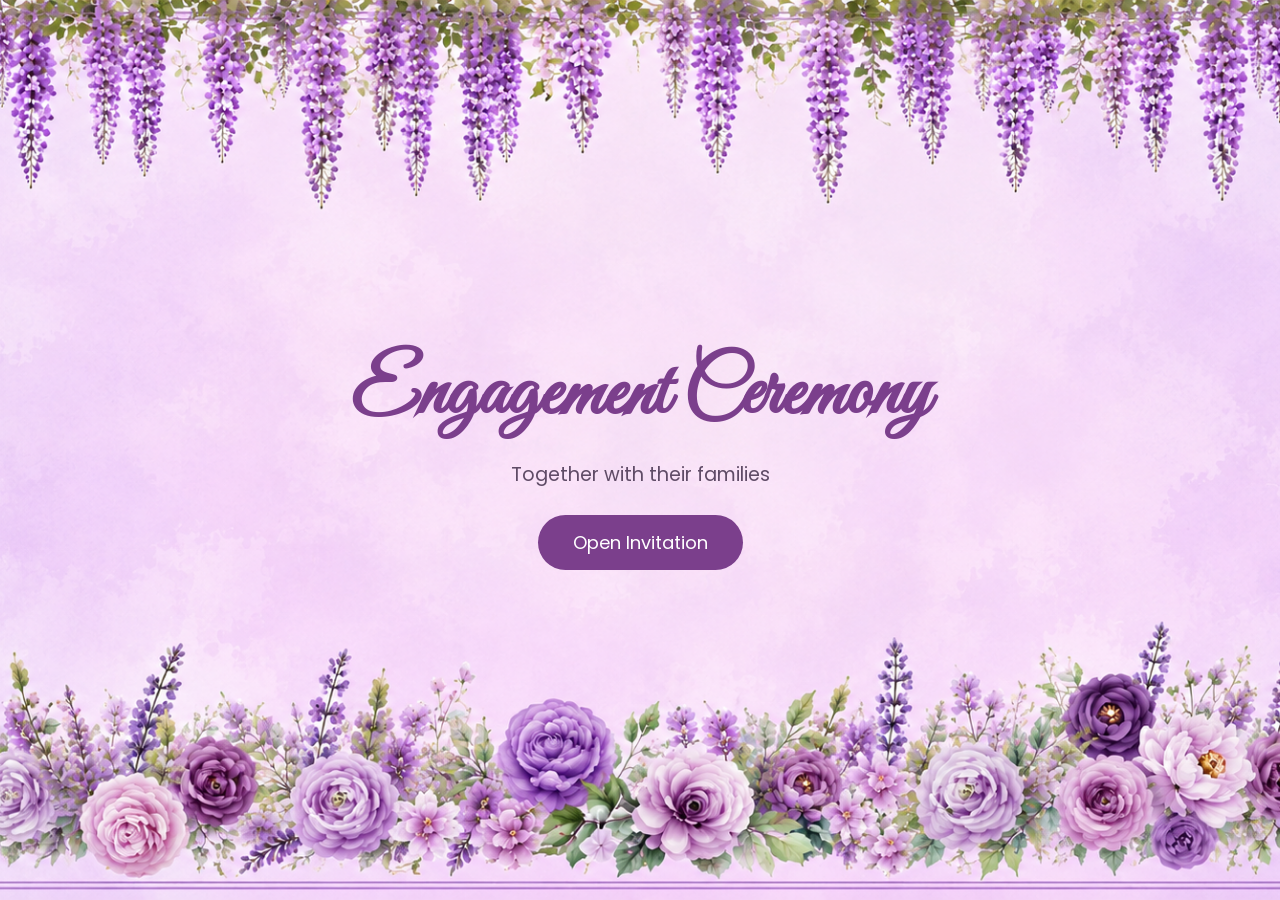
<file: index.html>
<!DOCTYPE html>
<html lang="en">
<head>
    <meta charset="UTF-8">
    <meta name="viewport" content="width=device-width, initial-scale=1.0">
    <title>Engagement Ceremony</title>

    <link rel="stylesheet" href="style.css">

    <link href="https://fonts.googleapis.com/css2?family=Great+Vibes&family=Poppins:wght@300;400;500&display=swap" rel="stylesheet">
</head>
<body class="landing">

    <div class="landing-content">

        <h1>Engagement Ceremony</h1>

        <p>Together with their families</p>

        <a href="invitation.html" class="btn">
            Open Invitation
        </a>

    </div>

</body>
</html>
</file>
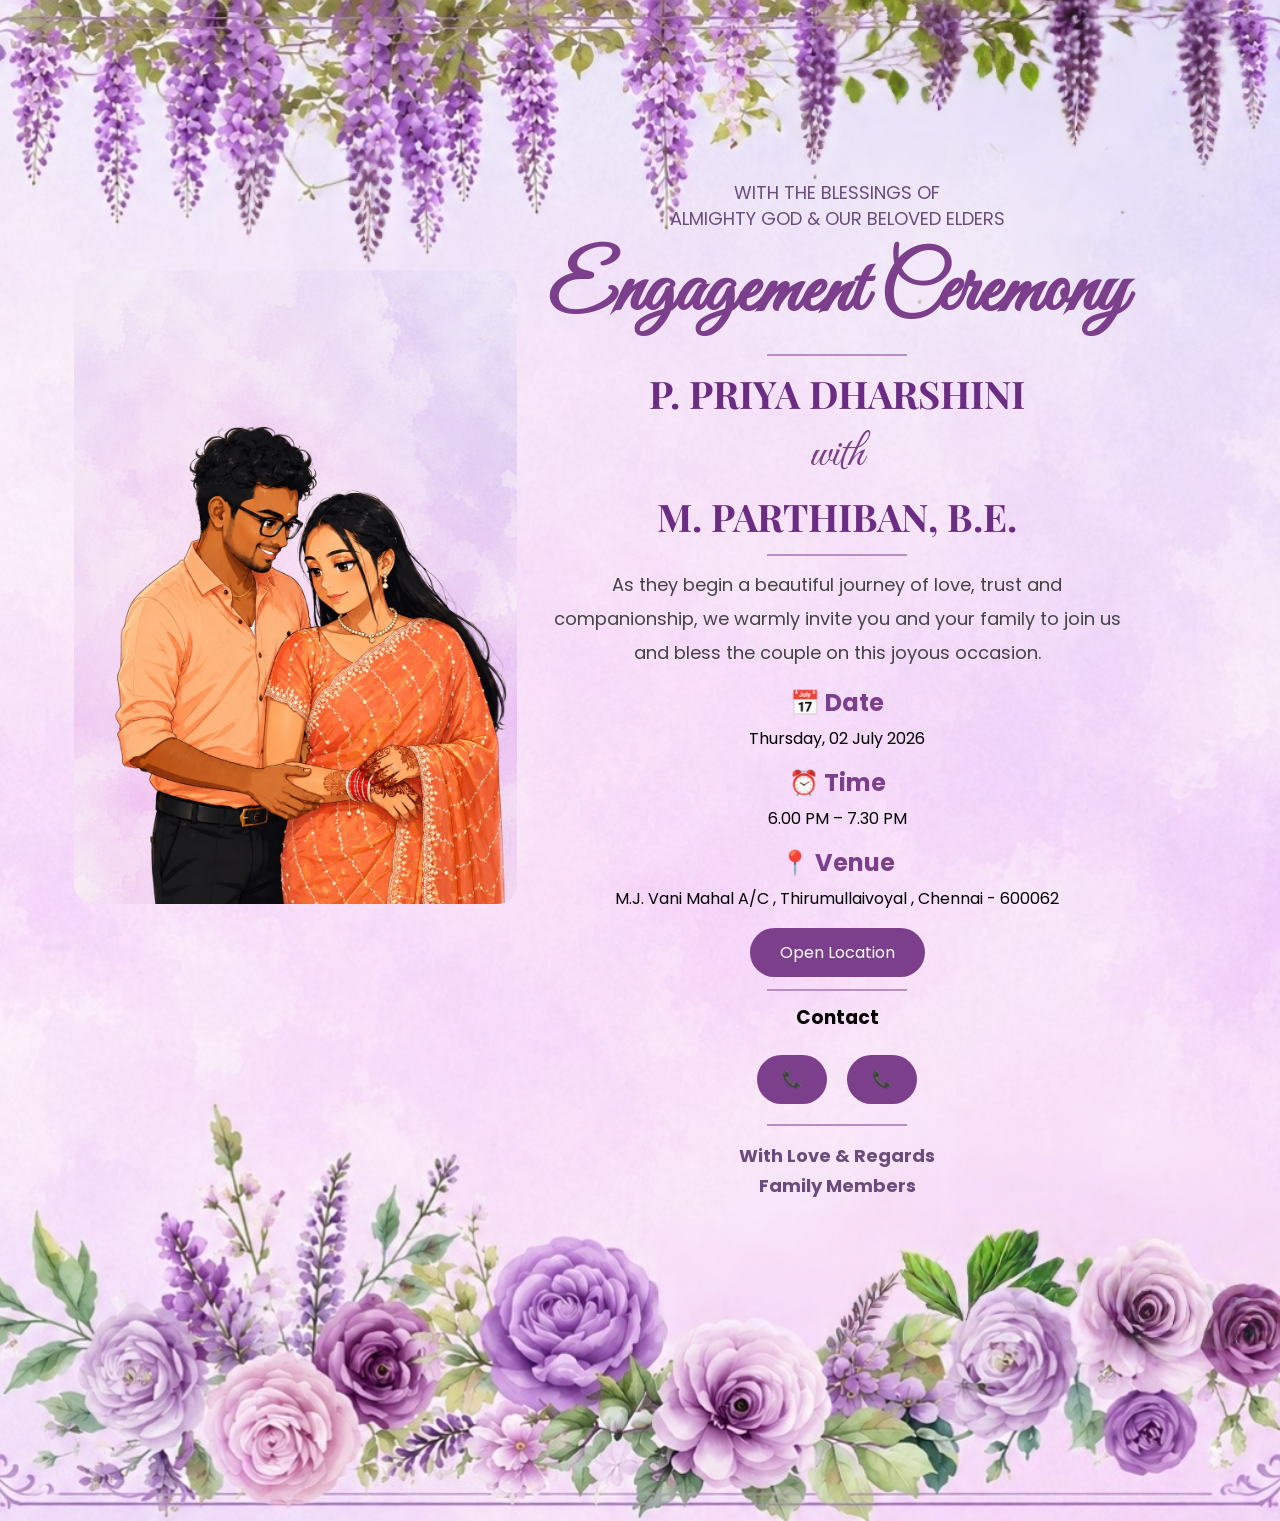
<file: invitation.html>
<!DOCTYPE html>
<html lang="en">
<head>
<meta charset="UTF-8">
<meta name="viewport" content="width=device-width, initial-scale=1.0">

<title>Engagement Invitation</title>

<link rel="stylesheet" href="style.css">

<link href="https://fonts.googleapis.com/css2?family=Great+Vibes&family=Playfair+Display:wght@400;600;700&family=Poppins:wght@300;400;500&display=swap" rel="stylesheet">

</head>

<body class="invite-page">
    

<div class="invite-container">

    <div class="couple-section">
        <img src="images\image.jpeg" alt="Couple">
        <div class="particles"></div>
    </div>

    <div class="content-section">

        <p class="blessing">
            WITH THE BLESSINGS OF<br>
            ALMIGHTY GOD & OUR BELOVED ELDERS
        </p>

        <h1 class="title">Engagement Ceremony</h1>

        <div class="divider"></div>

        <h2 class="name">P. PRIYA DHARSHINI</h2>

        

        <p class="with">with</p>

        <h2 class="name">M. PARTHIBAN, B.E.</h2>


        <div class="divider"></div>

        <p class="message">
            As they begin a beautiful journey of love,
            trust and companionship, we warmly invite
            you and your family to join us and bless
            the couple on this joyous occasion.
        </p>

        <div class="details">

            <h3>📅 Date</h3>
            <p>Thursday, 02 July 2026</p>

            <h3>⏰ Time</h3>
            <p>6.00 PM – 7.30 PM</p>

            <h3>📍 Venue</h3>

            <p>
                M.J. Vani Mahal A/C , 
                Thirumullaivoyal , Chennai - 600062
            </p>

            <a
            href="https://maps.google.com/?q=M.J. Vani Mahal A/C Chennai"
            target="_blank"
            class="map-btn">
                Open Location
            </a>

        </div>

        <div class="divider"></div>

        <h3>Contact</h3>

        <div class="contact">

            <a href="tel:+919941796400" class="call-btn">
                📞 
            </a>

            <a href="tel:+919884211993" class="call-btn">
                📞 
            </a>

        </div>

        

        <div class="divider"></div>

        <p class="footer">
    <strong>With Love & Regards</strong><br>
    <strong>Family Members</strong>
</p>

    </div>

</div>
    <script>
const particles = document.querySelector(".particles");

for(let i=0;i<60;i++){

    const p = document.createElement("span");

    p.innerHTML = Math.random() > 0.5 ? "❤" : "✦";

    p.style.left = Math.random()*100 + "%";

    p.style.fontSize = (8 + Math.random()*16) + "px";

    p.style.animationDuration =
        (5 + Math.random()*8) + "s";

    p.style.animationDelay =
        Math.random()*5 + "s";

    particles.appendChild(p);
}
</script>

</body>
</html>
</file>
<file: style.css>
*{
    margin:0;
    padding:0;
    box-sizing:border-box;
}

body{
    font-family:'Poppins',sans-serif;
}

/* Landing Page */

.landing{
    min-height:100vh;

    background:url("images/theme1.png");
    background-size:cover;
    background-position:center;

    display:flex;
    justify-content:center;
    align-items:center;
}

.landing-content{
    text-align:center;
}

.landing-content h1{
    font-family:'Great Vibes',cursive;
    font-size:5rem;
    color:#7b3f8c;
}

.landing-content p{
    margin:15px 0 40px;
    color:#5f4b66;
    font-size:1.2rem;
}

.btn{
    text-decoration:none;
    background:#7b3f8c;
    color:white;
    padding:15px 35px;
    border-radius:40px;
    font-size:18px;
}

.btn:hover{
    background:#662b77;
}

/* Invitation Page */

.invite-page{
    background:url("images/theme.jpeg");
    background-size:cover;
    background-position:center;
    min-height:100vh;
}

.invite-container{
    width:100%;
    min-height:100vh;

    display:flex;
    align-items:flex-start;
    justify-content:center;
    gap:40px;

    padding:100px 50px 50px;
}

.couple-section{
    width:30%;
    display:flex;
    justify-content:center;
    align-items:flex-start;
}

.couple-section img{
    width:125%;
    max-width:450px;
    margin-top:150px;
    border-radius:20px;
}

.content-section{
    width:55%;
    text-align:center;
    padding:20px 30px;
}

.blessing{
    color:#6a4d7d;
    line-height:26px;
    margin-top:40px;
    font-size:18px;
}

.title{
    font-family:'Great Vibes',cursive;
    font-size:80px;
    color:#7b3f8c;
    margin:10px 0;
}

.name{
    font-family:'Playfair Display',serif;
    color:#6b2d84;
    font-size:38px;
    margin-top:8px;
}

.parents{
    margin-top:5px;
    color:#555;
    line-height:28px;
}

.with{
    font-family:'Great Vibes',cursive;
    font-size:45px;
    color:#7b3f8c;
    margin:8px 0;
}

.message{
    max-width:700px;
    margin:auto;
    line-height:34px;
    color:#444;
    font-size:18px;
}

.details{
    margin-top:20px;
}

.details h3{
    color:#7b3f8c;
    margin-top:15px;
    font-size:24px;
}

.details p{
    margin-top:5px;
    line-height:28px;
}

.divider{
    width:140px;
    height:2px;
    background:#b78cc7;
    margin:15px auto;
}

.map-btn{
    display:inline-block;
    margin-top:15px;
    text-decoration:none;
    background:#7b3f8c;
    color:white;
    padding:12px 30px;
    border-radius:30px;
    transition:.3s;
}

.map-btn:hover{
    background:#662b77;
    transform:translateY(-2px);
}

.contact{
    margin-top:15px;
}

.call-btn,
.whatsapp-btn{
    text-decoration:none;
    background:#7b3f8c;
    color:white;
    padding:12px 25px;
    border-radius:30px;
    margin:8px;
    display:inline-block;
    transition:.3s;
}

.call-btn:hover,
.whatsapp-btn:hover{
    background:#662b77;
    transform:translateY(-2px);
}

.footer{
    margin-top:15px;
    margin-bottom:50px;
    font-size:18px;
    color:#6a4d7d;
    line-height:30px;
}

.footer strong{
    font-weight:700;
}

/* Mobile */

@media(max-width:768px){

    .invite-container{
        flex-direction:column;
        align-items:center;
        padding:80px 20px 30px;
        gap:20px;
    }

    .couple-section,
    .content-section{
        width:100%;
    }

    .couple-section img{
        max-width:300px;
        margin-top:0;
    }

    .title{
        font-size:55px;
    }

    .name{
        font-size:26px;

    }

    .message{
        font-size:16px;
        line-height:30px;
    }

    .blessing{
        margin-top:0;
        font-size:16px;
    }
    
}

.invite-container{
    padding:120px 50px 220px;
}

.details{
    margin-top:15px;
}

.details h3{
    margin-top:12px;
}

.divider{
    margin:12px auto;
}

.footer{
    margin-top:15px;
    margin-bottom:80px;
}
.couple-container{
    position:relative;
    display:inline-block;
    overflow:hidden;
    border-radius:20px;
}

.couple-container img{
    display:block;
    width:100%;
}

.particles{
    position:absolute;
    inset:0;
    pointer-events:none;
    z-index:2;
}

.particles span{
    position:absolute;
    top:-30px;
    color:#c77dff;
    opacity:.8;

    text-shadow:
        0 0 8px #d8b4fe,
        0 0 15px #c77dff,
        0 0 25px #9333ea;

    animation:floatFall linear infinite;
}

@keyframes floatFall{

    0%{
        transform:
        translateY(-30px)
        translateX(0px)
        rotate(0deg);
        opacity:0;
    }

    10%{
        opacity:1;
    }

    50%{
        transform:
        translateY(250px)
        translateX(20px)
        rotate(180deg);
    }

    100%{
        transform:
        translateY(550px)
        translateX(-20px)
        rotate(360deg);
        opacity:0;
    }
}
</file>
